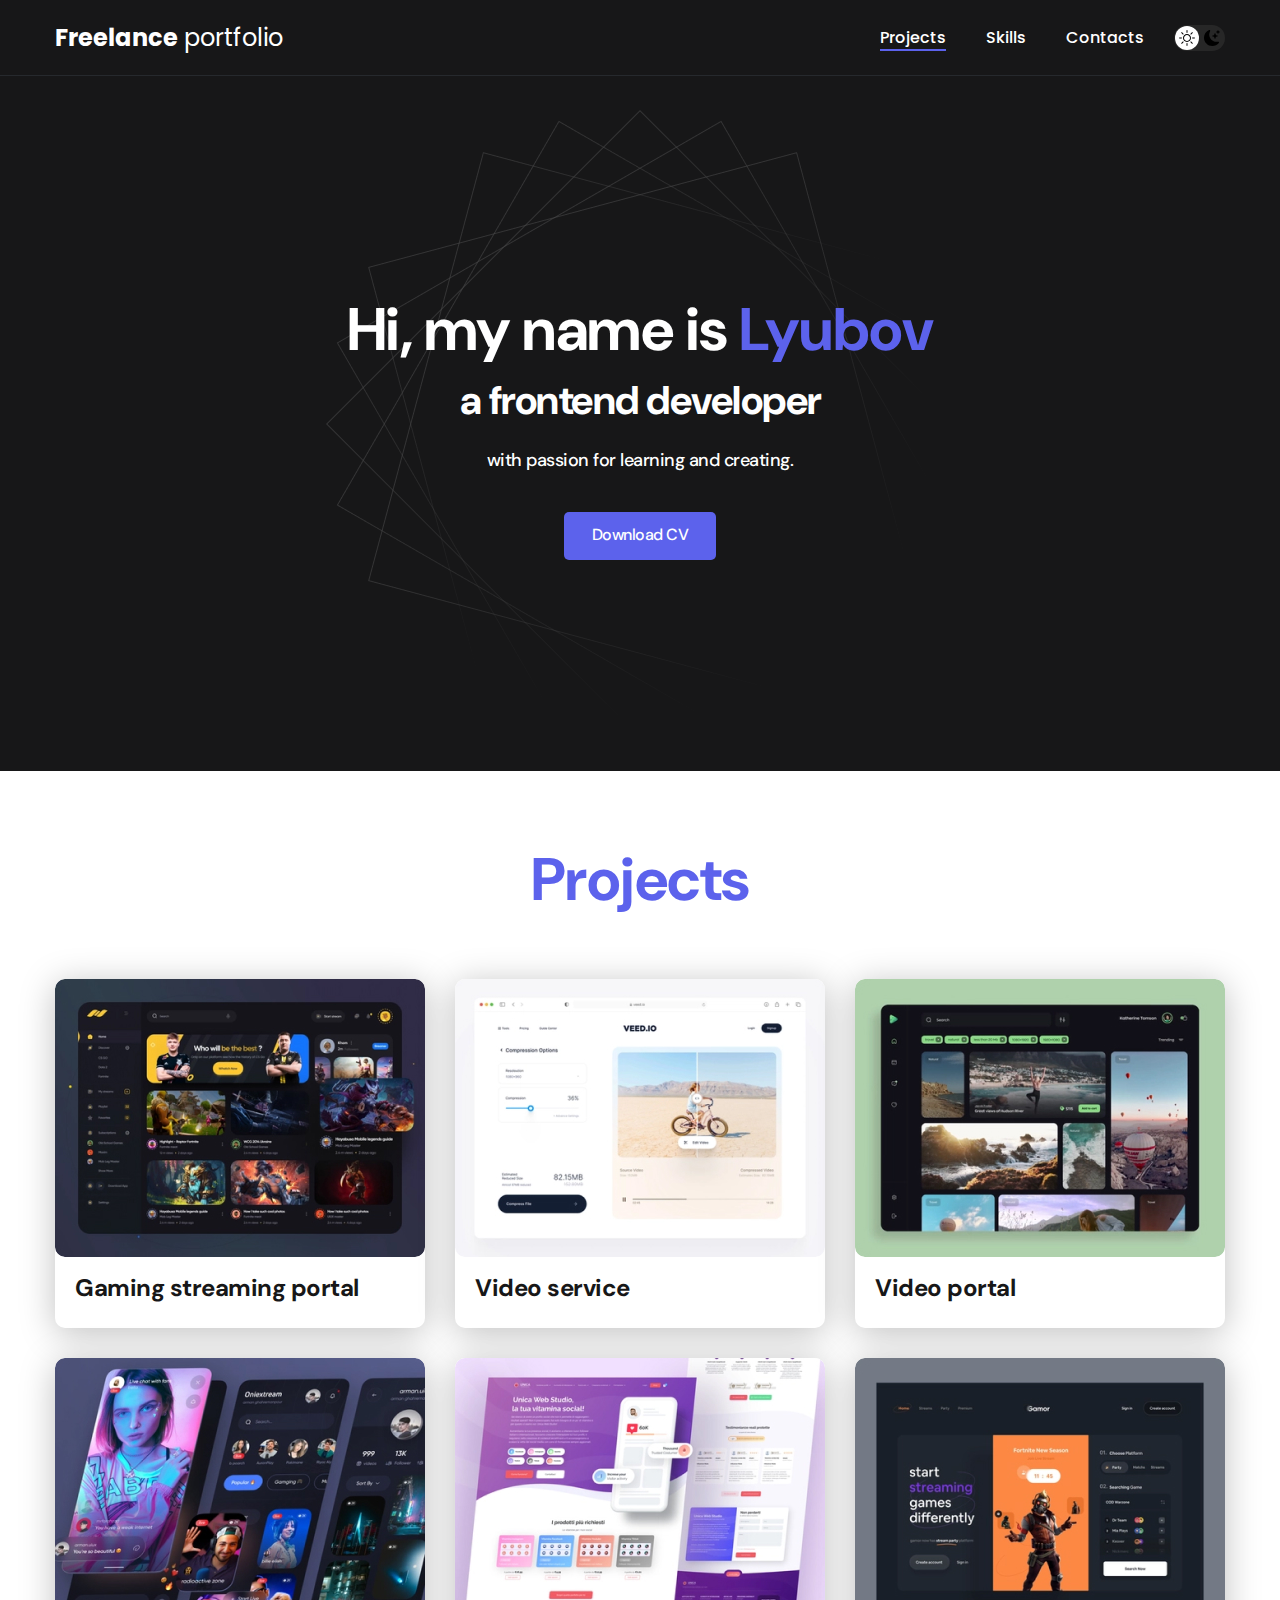
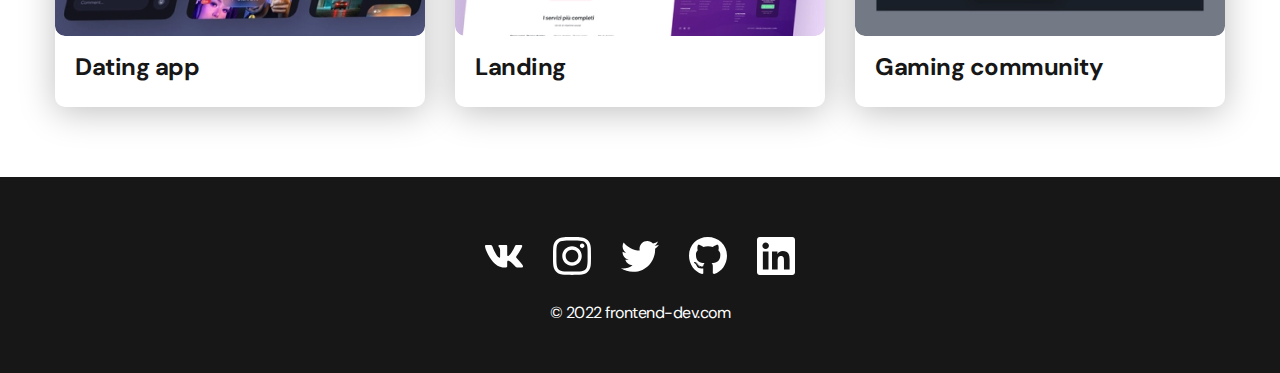
<file: index.html>
<!DOCTYPE html>
<html lang="en">
<head>
    <meta charset="UTF-8">
    <meta name="viewport" content="width=device-width, initial-scale=1.0">
    <title>Freelance portfolio</title>
    <link rel="stylesheet" href="css/main.css">
</head>
<body>
    <nav class="nav">
        <div class="container">
            <div class="nav-row">
                <a href="index.html" class="logo">
                    <strong>Freelance</strong> portfolio
                </a>

            <button class="dark-mode-btn">
                <img class="dark-mode-btn_icon" src="img/icons/Sun.svg" alt="ligth-mode">
                <img class="dark-mode-btn_icon" src="img/icons/Moon.svg" alt="ligth-mode">
            </button>

                <ul class="nav-list">
                    <li class="nav-list_item"><a href="project-page.html" class="nav-list_link nav-list_link-active">Projects</a></li>
                    <li class="nav-list_item"><a href="skills.html" class="nav-list_link">Skills</a></li>
                    <li class="nav-list_item"><a href="contacts.html" class="nav-list_link">Contacts</a></li>
                </ul>
            </div>
        </div>
    </nav>
    <header class="header">
            <div class="header_wrapper">
                <h1 class="header_title">
                    <strong>Hi, my name is <em>Lyubov</em></strong><br>
                    a frontend developer
                </h1>
                <p class="header_text">with passion for learning and creating.</p>
                <a href="#" class="btn">Download CV</a>
            </div>
    </header>

    <main class="section">
        <div class="container">
            <h2 class="title-1">Projects</h2>
            <ul class="projects">
                <li class="project">
                    <a href="project-page.html">
                        <img src="img/project/01.jpg" alt="project" class="project-image">
                        <h3 class="project-title">Gaming streaming portal</h3>
                    </a>
                </li>
                <li class="project">
                    <a href="project-page.html">
                        <img src="img/project/02.jpg" alt="project" class="project-image">
                        <h3 class="project-title">Video service</h3>
                    </a>
                </li>
                <li class="project">
                    <a href="project-page.html">
                        <img src="img/project/03.jpg" alt="project" class="project-image">
                        <h3 class="project-title">Video portal</h3>
                    </a>
                </li>
                <li class="project">
                    <a href="project-page.html">
                        <img src="img/project/04.jpg" alt="project" class="project-image">
                        <h3 class="project-title">Dating app</h3>
                    </a>
                </li>
                <li class="project">
                    <a href="project-page.html">
                        <img src="img/project/05.jpg" alt="project" class="project-image">
                        <h3 class="project-title">Landing</h3>
                    </a>
                </li>
                <li class="project">
                    <a href="project-page.html">
                        <img src="img/project/06.jpg" alt="project" class="project-image">
                        <h3 class="project-title">Gaming community</h3>
                    </a>
                </li>
            </ul>
        </div>
    </main>

    <footer class="footer">
        <div class="container">
            <div class="footer_wrapper">
                <ul class="social">
                    <li class="social-item">
                        <a href="#">
                            <img src="img/icons/vk.svg" alt="vk">
                        </a>
                    </li>
                    <li class="social-item">
                        <a href="#">
                            <img src="img/icons/instagram.svg" alt="instagram">
                        </a>
                    </li>
                    <li class="social-item">
                        <a href="#">
                            <img src="img/icons/twitter.svg" alt="twitter">
                        </a>
                    </li>
                    <li class="social-item">
                        <a href="#">
                            <img src="img/icons/gitHub.svg" alt="gitHub">
                        </a>
                    </li>
                    <li class="social-item">
                        <a href="#">
                            <img src="img/icons/linkedIn.svg" alt="linkedIn">
                        </a>
                    </li>
                </ul>
                <div class="copyright">© 2022 frontend-dev.com</div>
            </div>
        </div>
    </footer>
    <script src="js/main.js"></script>
</body>
</html>
</file>
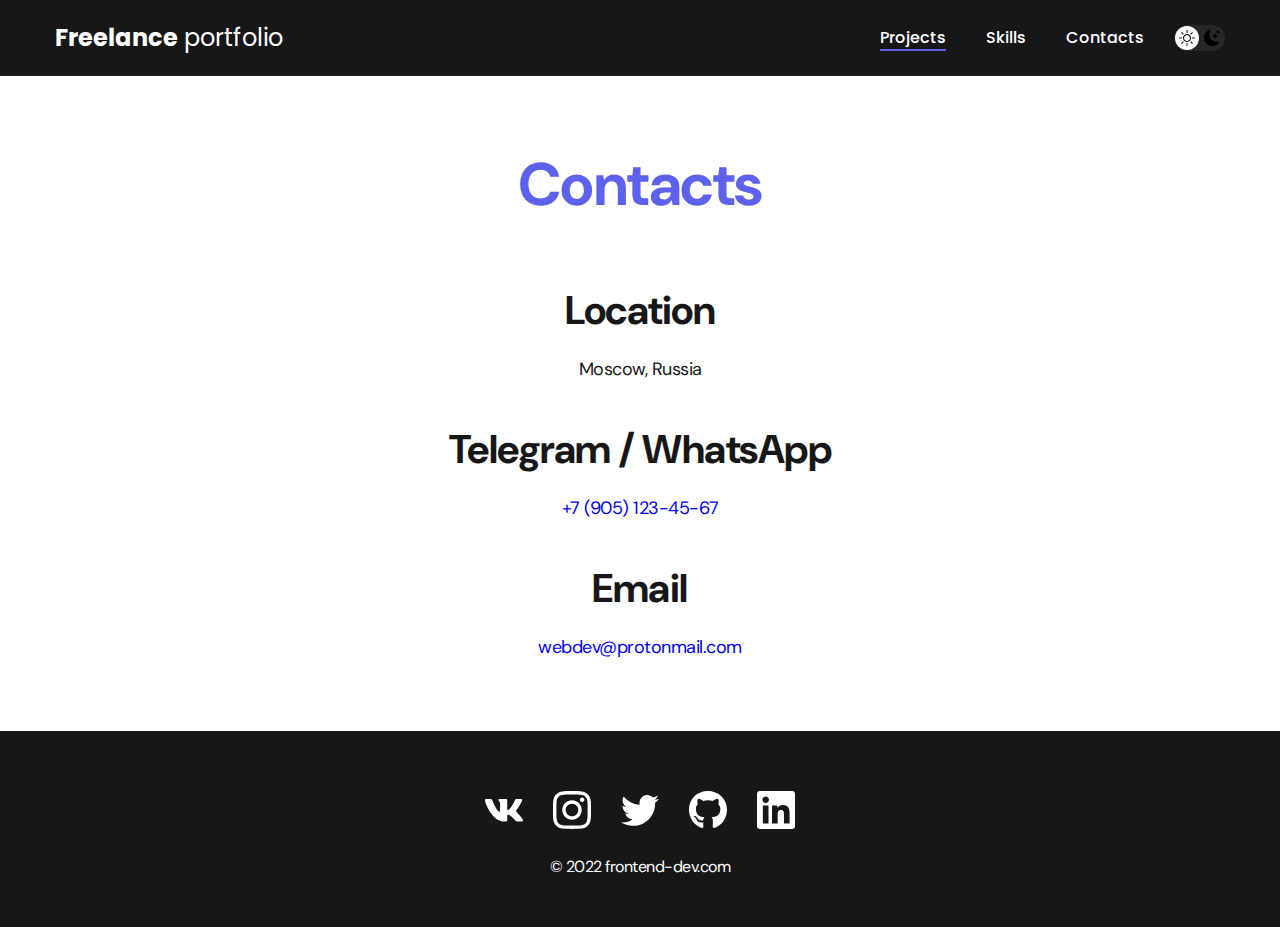
<file: contacts.html>
<!DOCTYPE html>
<html lang="en">
<head>
    <meta charset="UTF-8">
    <meta name="viewport" content="width=device-width, initial-scale=1.0">
    <title>Freelance portfolio</title>
    <link rel="stylesheet" href="css/main.css">
</head>
<body>
    <nav class="nav">
        <div class="container">
            <div class="nav-row">
                <a href="index.html" class="logo">
                    <strong>Freelance</strong> portfolio
                </a>
                <button class="dark-mode-btn">
                    <img class="dark-mode-btn_icon" src="img/icons/Sun.svg" alt="ligth-mode">
                    <img class="dark-mode-btn_icon" src="img/icons/Moon.svg" alt="ligth-mode">
                </button>
                <ul class="nav-list">
                    <li class="nav-list_item"><a href="index.html" class="nav-list_link nav-list_link-active">Projects</a></li>
                    <li class="nav-list_item"><a href="skills.html" class="nav-list_link">Skills</a></li>
                    <li class="nav-list_item"><a href="contacts.html" class="nav-list_link">Contacts</a></li>
                </ul>
            </div>
        </div>
    </nav>

    <main class="section">
        <div class="container">
            <h1 class="title-1">Contacts</h1>
            <ul class="content-list">
                <li class="content-list_item">
                    <h2 class="title-2">Location </h2>
                    <p>Moscow, Russia</p>
                </li>
                <li class="content-list_item">
                    <h2 class="title-2">Telegram / WhatsApp</h2>
                    <p>
                        <a href="tel:79051234567">+7 (905) 123-45-67</a>
                    </p>  
                </li>
                <li class="content-list_item">
                    <h2 class="title-2">Email</h2>
                    <p> 
                        <a href="mailto:webdev@protonmail.com">webdev@protonmail.com</a>
                    </p>  
                </li>
            </ul>
        </div>
    </main>

    <footer class="footer">
        <div class="container">
            <div class="footer_wrapper">
                <ul class="social">
                    <li class="social-item">
                        <a href="#">
                            <img src="img/icons/vk.svg" alt="vk">
                        </a>
                    </li>
                    <li class="social-item">
                        <a href="#">
                            <img src="img/icons/instagram.svg" alt="instagram">
                        </a>
                    </li>
                    <li class="social-item">
                        <a href="#">
                            <img src="img/icons/twitter.svg" alt="twitter">
                        </a>
                    </li>
                    <li class="social-item">
                        <a href="#">
                            <img src="img/icons/gitHub.svg" alt="gitHub">
                        </a>
                    </li>
                    <li class="social-item">
                        <a href="#">
                            <img src="img/icons/linkedIn.svg" alt="linkedIn">
                        </a>
                    </li>
                </ul>
                <div class="copyright">© 2022 frontend-dev.com</div>
            </div>
        </div>
    </footer>
    <script src="js/main.js"></script>
</body>
</html>
</file>
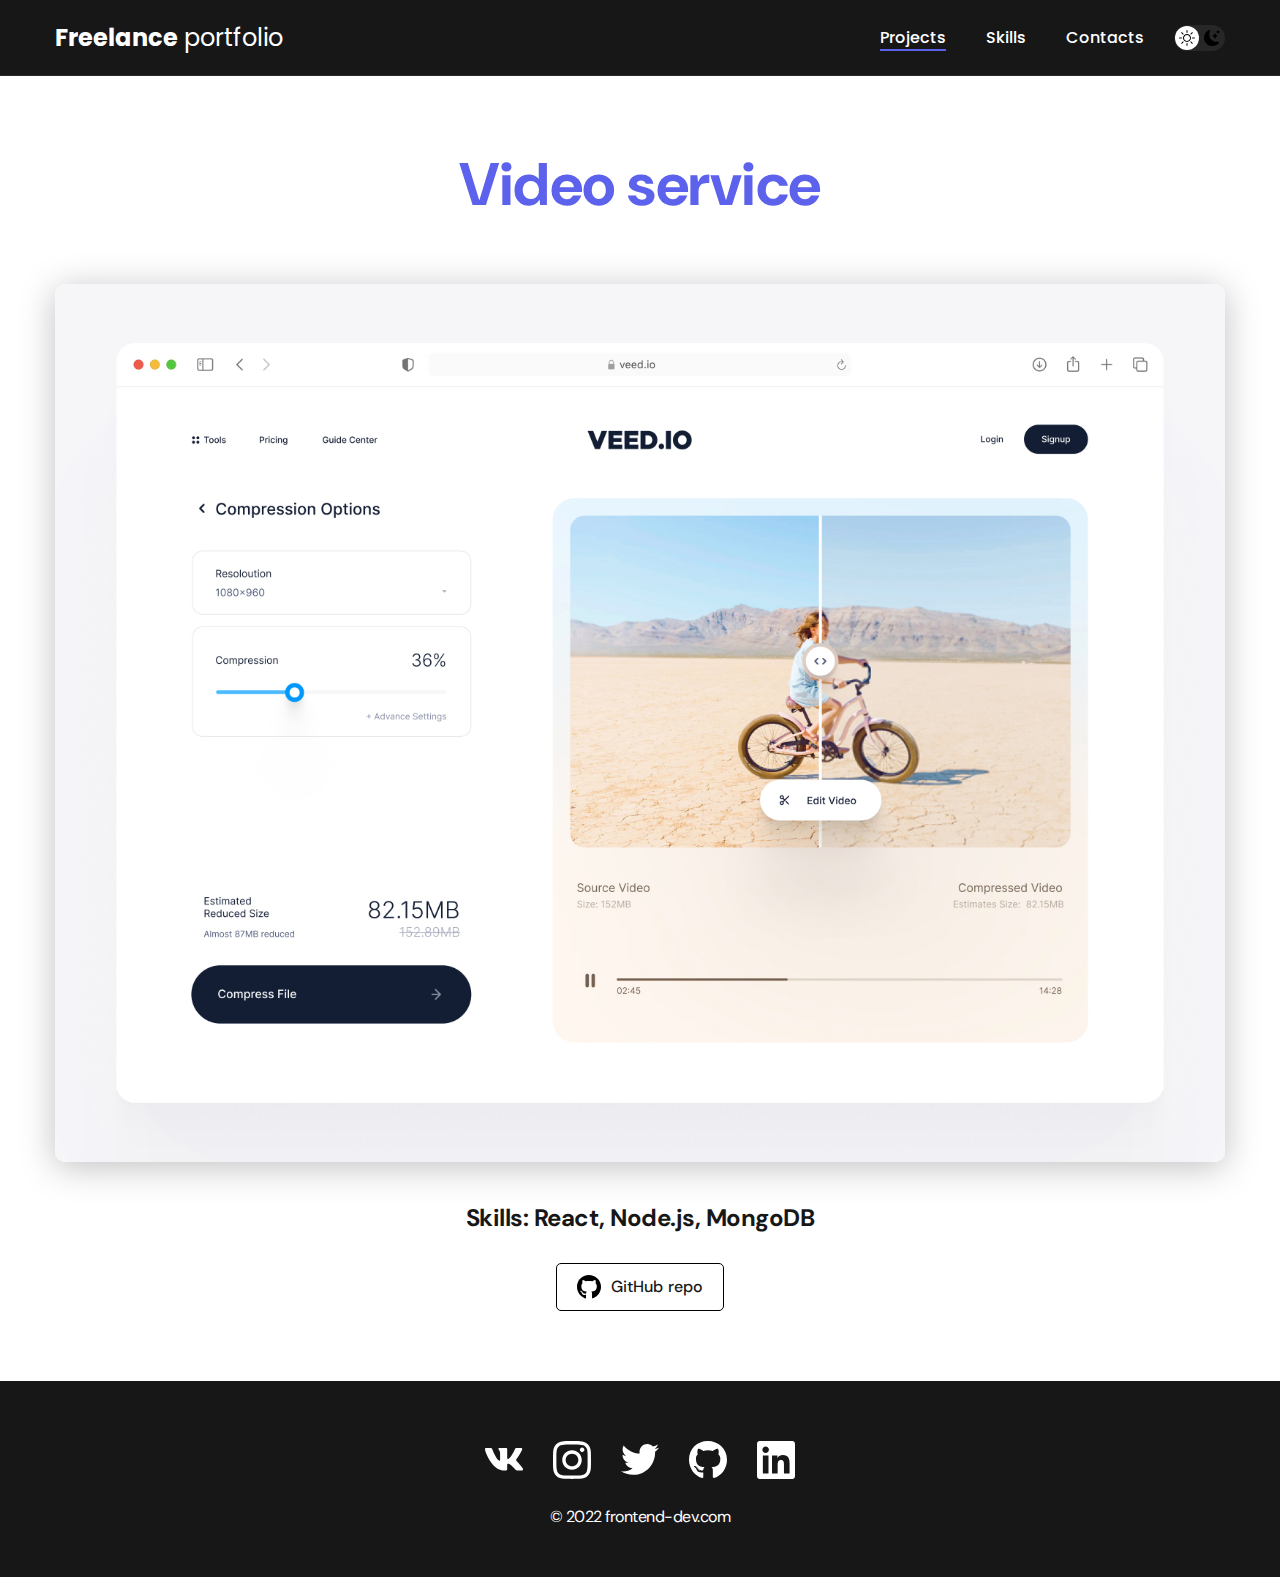
<file: project-page.html>
<!DOCTYPE html>
<html lang="en">
<head>
    <meta charset="UTF-8">
    <meta name="viewport" content="width=device-width, initial-scale=1.0">
    <title>Freelance portfolio</title>
    <link rel="stylesheet" href="css/main.css">
</head>
<body>
    <nav class="nav">
        <div class="container">
            <div class="nav-row">
                <a href="index.html" class="logo">
                    <strong>Freelance</strong> portfolio
                </a>
                <button class="dark-mode-btn">
                    <img class="dark-mode-btn_icon" src="img/icons/Sun.svg" alt="ligth-mode">
                    <img class="dark-mode-btn_icon" src="img/icons/Moon.svg" alt="ligth-mode">
                </button>
                <ul class="nav-list">
                    <li class="nav-list_item"><a href="index.html" class="nav-list_link nav-list_link-active">Projects</a></li>
                    <li class="nav-list_item"><a href="skills.html" class="nav-list_link">Skills</a></li>
                    <li class="nav-list_item"><a href="contacts.html" class="nav-list_link">Contacts</a></li>
                </ul>
            </div>
        </div>
    </nav>

    <main class="section">
        <div class="container">
            <h1 class="title-1">Video service</h1>
           <div class="project-details">
            <img src="img/project/02-big.jpg" alt="" class="project-detail_cover">
            <div class="project-details_desc">
                <p>Skills: React, Node.js, MongoDB</p>
            </div>
            <a href="#" class="btn-outline">
                <img src="img/icons/gitHub-black.svg" alt="github">
                GitHub repo
            </a>
           </div>
            
        </div>
    </main>

    <footer class="footer">
        <div class="container">
            <div class="footer_wrapper">
                <ul class="social">
                    <li class="social-item">
                        <a href="#">
                            <img src="img/icons/vk.svg" alt="vk">
                        </a>
                    </li>
                    <li class="social-item">
                        <a href="#">
                            <img src="img/icons/instagram.svg" alt="instagram">
                        </a>
                    </li>
                    <li class="social-item">
                        <a href="#">
                            <img src="img/icons/twitter.svg" alt="twitter">
                        </a>
                    </li>
                    <li class="social-item">
                        <a href="#">
                            <img src="img/icons/gitHub.svg" alt="gitHub">
                        </a>
                    </li>
                    <li class="social-item">
                        <a href="#">
                            <img src="img/icons/linkedIn.svg" alt="linkedIn">
                        </a>
                    </li>
                </ul>
                <div class="copyright">© 2022 frontend-dev.com</div>
            </div>
        </div>
    </footer>
    <script src="js/main.js"></script>
</body>
</html>
</file>
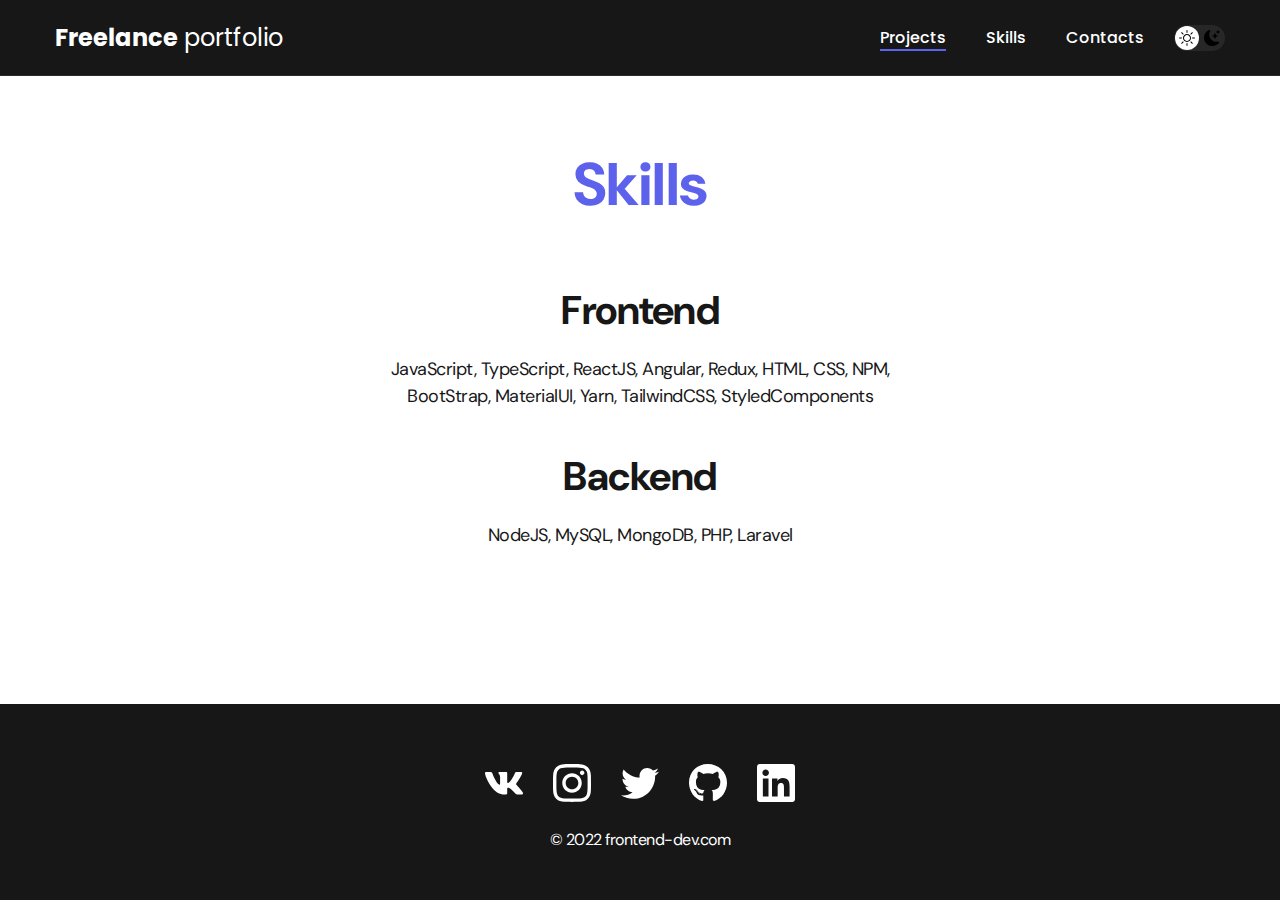
<file: skills.html>
<!DOCTYPE html>
<html lang="en">
<head>
    <meta charset="UTF-8">
    <meta name="viewport" content="width=device-width, initial-scale=1.0">
    <title>Freelance portfolio</title>
    <link rel="stylesheet" href="css/main.css">
</head>
<body>
    <nav class="nav">
        <div class="container">
            <div class="nav-row">
                <a href="index.html" class="logo">
                    <strong>Freelance</strong> portfolio
                </a>
                <button class="dark-mode-btn">
                    <img class="dark-mode-btn_icon" src="img/icons/Sun.svg" alt="ligth-mode">
                    <img class="dark-mode-btn_icon" src="img/icons/Moon.svg" alt="ligth-mode">
                </button>
                <ul class="nav-list">
                    <li class="nav-list_item"><a href="index.html" class="nav-list_link nav-list_link-active">Projects</a></li>
                    <li class="nav-list_item"><a href="skills.html" class="nav-list_link">Skills</a></li>
                    <li class="nav-list_item"><a href="contacts.html" class="nav-list_link">Contacts</a></li>
                </ul>
            </div>
        </div>
    </nav>

    <main class="section">
        <div class="container">
            <h1 class="title-1">Skills</h1>
            <ul class="content-list">
                <li class="content-list_item">
                    <h2 class="title-2">Frontend </h2>
                    <p>JavaScript, TypeScript, ReactJS, Angular, Redux, HTML, CSS, NPM, BootStrap, MaterialUI, Yarn, TailwindCSS, StyledComponents</p>
                </li>
                <li class="content-list_item">
                    <h2 class="title-2">Backend</h2>
                    <p>NodeJS, MySQL, MongoDB, PHP, Laravel</p>  
                </li>
            </ul>
        </div>
    </main>

    <footer class="footer">
        <div class="container">
            <div class="footer_wrapper">
                <ul class="social">
                    <li class="social-item">
                        <a href="#">
                            <img src="img/icons/vk.svg" alt="vk">
                        </a>
                    </li>
                    <li class="social-item">
                        <a href="#">
                            <img src="img/icons/instagram.svg" alt="instagram">
                        </a>
                    </li>
                    <li class="social-item">
                        <a href="#">
                            <img src="img/icons/twitter.svg" alt="twitter">
                        </a>
                    </li>
                    <li class="social-item">
                        <a href="#">
                            <img src="img/icons/gitHub.svg" alt="gitHub">
                        </a>
                    </li>
                    <li class="social-item">
                        <a href="#">
                            <img src="img/icons/linkedIn.svg" alt="linkedIn">
                        </a>
                    </li>
                </ul>
                <div class="copyright">© 2022 frontend-dev.com</div>
            </div>
        </div>
    </footer>
    <script src="js/main.js"></script>
</body>
</html>
</file>
<file: css/main.css>
@import "reset.css";
@import url('https://fonts.googleapis.com/css2?family=DM+Sans:ital,opsz,wght@0,9..40,100..1000;1,9..40,100..1000&family=Poppins:ital,wght@0,100;0,200;0,300;0,400;0,500;0,600;0,700;0,800;0,900;1,100;1,200;1,300;1,400;1,500;1,600;1,700;1,800;1,900&display=swap');

:root{
    --black:#171718;
    --black-border: #26292D;
    --white: #fff;
    --purple:#5C62EC;

    --text-color:var(--black);
    --dark-bg:var(--black);
    --dark-border: var(--black-border);
    --header-text:var(--white);
    --accent:var(--purple);
    /* Light mode */
    --page-bg:var(--white);
    --text-color:var(--black);

    --title-1:var(--accent);

    --project-card-bg:var(--white);
    --project-card-text:var(--black);
    --box-shadow: 0 5px 35px 0 rgba(0,0,0,0.25);
}

.dark{
    --page-bg:#252526;
    --text-color:var(--white);
    --title-1:var(--white);

    --project-card-bg:var(--black);
    --project-card-text:var(--white);
    --box-shadow: 0 5px 35px 0 rgba(0,0,0,0.8);


}

/* General */
html, body{
    font-family: "DM Sans", sans-serif;
    letter-spacing: -0.5px;
    min-height: 100vh;
    display: flex;
    flex-direction: column;

    background-color: var(--page-bg);
    color: var(--text-color);
}
.container{
    max-width: 1200px;
    padding: 0 15px;
    margin: 0 auto;
}
.none{
    display: none !important;
}
.section{
    padding: 70px 0;
}
.title-1{
    margin-bottom: 60px;
    font-size: 60px;
    font-weight: 700;
    line-height: 78px;
    text-align: center;
    color:var(--title-1);
}
.title-2{
    font-size: 40px;
    line-height: 1.3;
    margin-bottom: 20px;
    font-weight: 700;
}

.nav{
    background-color: var(--dark-bg);
    color: var(--header-text);
    padding: 20px 0;
    letter-spacing: normal;
    border-bottom: 1px solid var(--dark-border);
}
.nav-row{
    display: flex;
    justify-content: flex-end;
    align-items: center;
    column-gap: 30px;
    row-gap: 20px;
    flex-wrap: wrap;
}
.logo{
    color:var(--header-text);
    text-decoration: none;
    font-size: 24px;
    font-family: "Poppins", sans-serif;
    margin-right: auto;
}
.logo strong{
    font-weight: 700;
}
.nav-list{
    display: flex;
    flex-wrap: wrap;
    align-items: center;
    row-gap: 10px;
    column-gap:40px;
    font-size: 16px;
    font-weight: 500;
    font-family: "Poppins", sans-serif;
}
.nav-list_link{
    color: var(--header-text);
    text-decoration: none;
    transition: opacity .2s ease-in;
}
.nav-list_link:hover{
    opacity: 0.8;
}
.nav-list_link-active{
    position: relative;
}
.nav-list_link-active::before{
    content: "";
    display: block;
    height: 2px;
    width: 100%;
    background-color: var(--accent);
    position: absolute;
    left: 0;
    top: 100%;
}
/* dark moden btn */
.dark-mode-btn{
    order: 9;
    position: relative;;
    display: flex;
    justify-content: space-between;
    width: 51px;
    height: 26px;
    background-color: #272727;
    border-radius: 50px;
    padding: 5px;
}
.dark-mode-btn::before{
    position: absolute;
    top: 1px;
    left: 1px;
    content:"";
    display: block;
    width: 24px;
    height: 24px;
    border-radius: 50%;
    background-color: var(--white);

    transition: left 0.2s ease-in;
}
.dark-mode-btn_active::before{
    left: 26px;
}
.dark-mode-btn_icon{
    position: relative;
    z-index: 9;
}
/* header */
.header{
    min-height: 695px;
    background-color:var(--dark-bg);
    background-image: url('../img/header-bg.png');
    background-repeat: no-repeat;
    block-size: auto;
    background-position: center;
    color:var(--header-text);
    padding: 40px 0;
    display: flex;
    justify-content: center;
    align-items: center;
    text-align: center;
}
.header_wrapper{
    max-width: 660px;
    padding: 0 15px;
}
.header_title{
    font-size: 40px;
    font-weight: 700;
    line-height: 1.4;
    margin-bottom: 20px;
}
.header_title strong{
    font-size: 60px;
    font-weight: 700;
}
.header_title em{
    font-style: normal;
    color: var(--accent);
}
.header_text{
    font-size: 18px;
    font-weight: 500;
    line-height: 24px;
    margin-bottom: 40px;
}
.header_text p + p{
    margin-top: 1em;
}
.btn{
    display: inline-block;
    height: 48px;
    padding: 12px 28px;
    border-radius: 5px;
    background-color: var(--accent);
    color: var(--white);
    letter-spacing: 0.15;
    font-size: 16px;
    font-weight: 500;
    transition: opacity .2s ease-in;
}
.btn:hover{
    opacity: 0.8;
}
.btn:active{
    position: relative;
    top: 1px;
}
/* projects */

.projects{
    display: flex;
    justify-content: center;
    flex-wrap: wrap;
    column-gap:30px;
    row-gap: 30px;
}
.project{
    min-width: 370px;
    background-color: var(--project-card-bg);
    border-radius:10px;
    box-shadow: var(--box-shadow);
}
.project-image{
    border-radius:10px;
}
.project-title{
    padding: 15px 20px 25px;
    font-size: 24px;
    font-weight: 700;
    line-height: 1.3;
    color: var(--project-card-text);
}
/* project details */
.project-details{
    min-width: 865px;
    margin: 0 auto;

    display: flex;
    flex-direction: column;
    align-items: center;
}
.project-detail_cover{
    min-width: 100%;
    margin-bottom: 40px;
    box-shadow: 0 5px 35px 0 #00000040;
    border-radius:10px;
}
.project-details_desc{
  margin-bottom: 30px;
    font-size: 24px;
    font-weight: 700;
    line-height: 1.3;
    text-align: center;
}
.btn-outline{
    height: 48px;
    border-radius: 5px;
    padding: 12px 20px;

    border: 1px solid #000;
    color: var(--black);
    background-color: var(--white);
    display: flex;
    column-gap: 10px;
    align-items: center;

    font-size: 16px;
    font-weight: 500;
    line-height: 24px;
    letter-spacing: 0.15000000596046448px;
    transition: opacity .2s ease-in;
}
.btn-outline:hover{
    opacity: 0.8;
}
.btn-outline:active{
    position: relative;
    top: 1px;
}

/* Content list */
.content-list{
    margin: 0 auto;
    max-width: 570px;
    display: flex;
    flex-direction: column;
    align-items: center;
    row-gap: 40px;
    text-align: center;
}
.content-list a{
    color: --accent;
}
.content-list_item{
    font-size: 18px;
    line-height: 1.5;
}
.content-list_item p + p{
    margin-top: 0.5em;
}
/* footer */
.footer{
    background-color: var(--dark-bg);
    padding: 60px 0 50px;
    color: var(--white);
    margin-top: auto;
}
.footer_wrapper{
    display: flex;
    flex-direction: column;
    align-items: center;
    row-gap: 27px;
}
.social{
    display: flex;
    column-gap: 30px;
    align-items: center;
}
.copyright{
    font-size: 16px;
}
.copyright p+p{
    margin-top: 0.5em;
}

@media (max-width: 620px){
    /* header */
    .header{
        min-height: unset;
    }
    .header_title{
        font-size: 30px;
    }
    .header_title strong{
        font-size: 40px;
    }
    /* nav */
    .nav-row{
        justify-content: space-between;
    }
    .dark-mode-btn{
        order: 0;
    }
    /* general */
    .section{
        padding: 40px 0;
    }
    .title-1{
        margin-bottom: 30px;
        font-size: 40px;
    }
    .title-2{
        margin-bottom: 10px;
        font-size: 30px;
    }
    /* projects */
    .project-title{
        font-size: 22px;
    }
    /* project page */
    .project-details_desc{
        font-size: 22px;
        margin-bottom: 20px;
    }
     /* content list */
     .content-list{
        row-gap: 20px;
    }
    .content-list_item{
        font-size: 16px;
    }
    /* footer */
    .footer{
        padding: 40px 0 30px;
    }
    .footer_wrapper{
        row-gap: 20px;
    }
    /* social */
    .social{
        column-gap:20px;
    }
    .social-item{
        width: 28px;
    }
   
}
</file>
